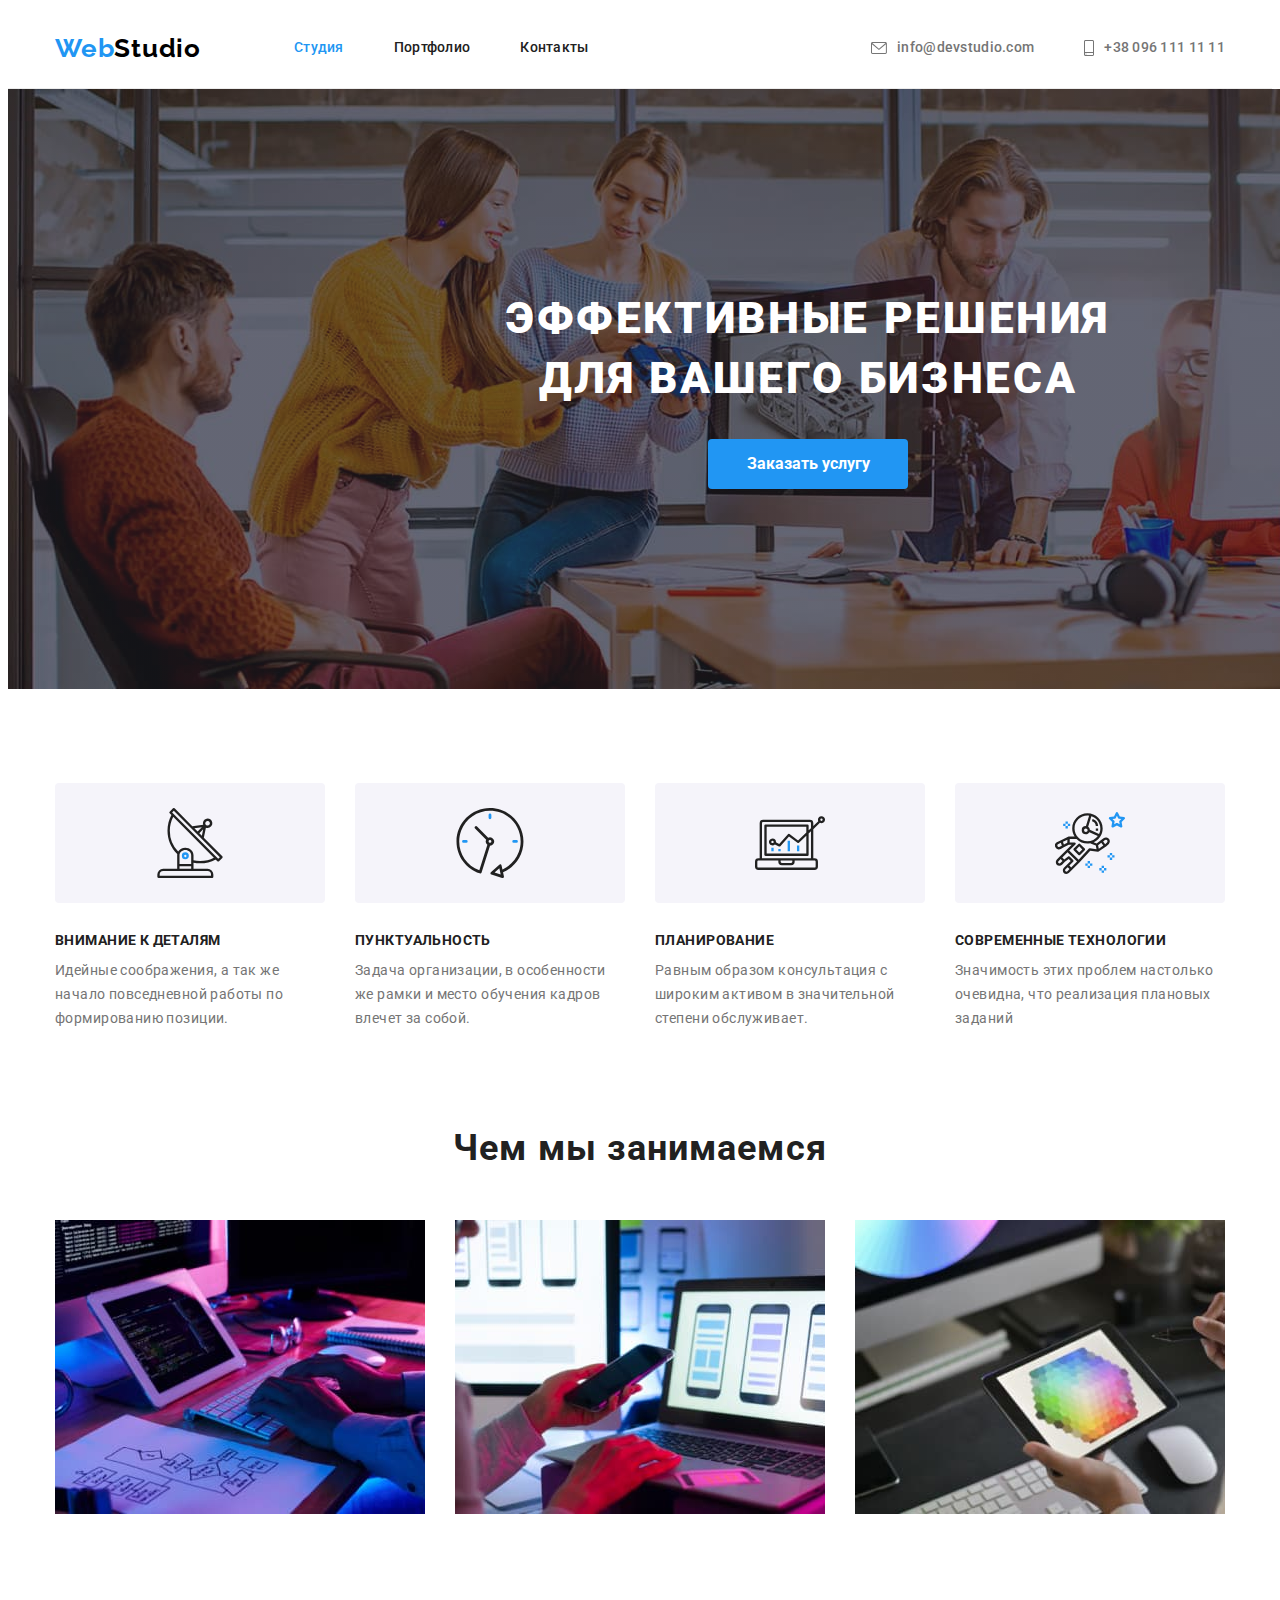
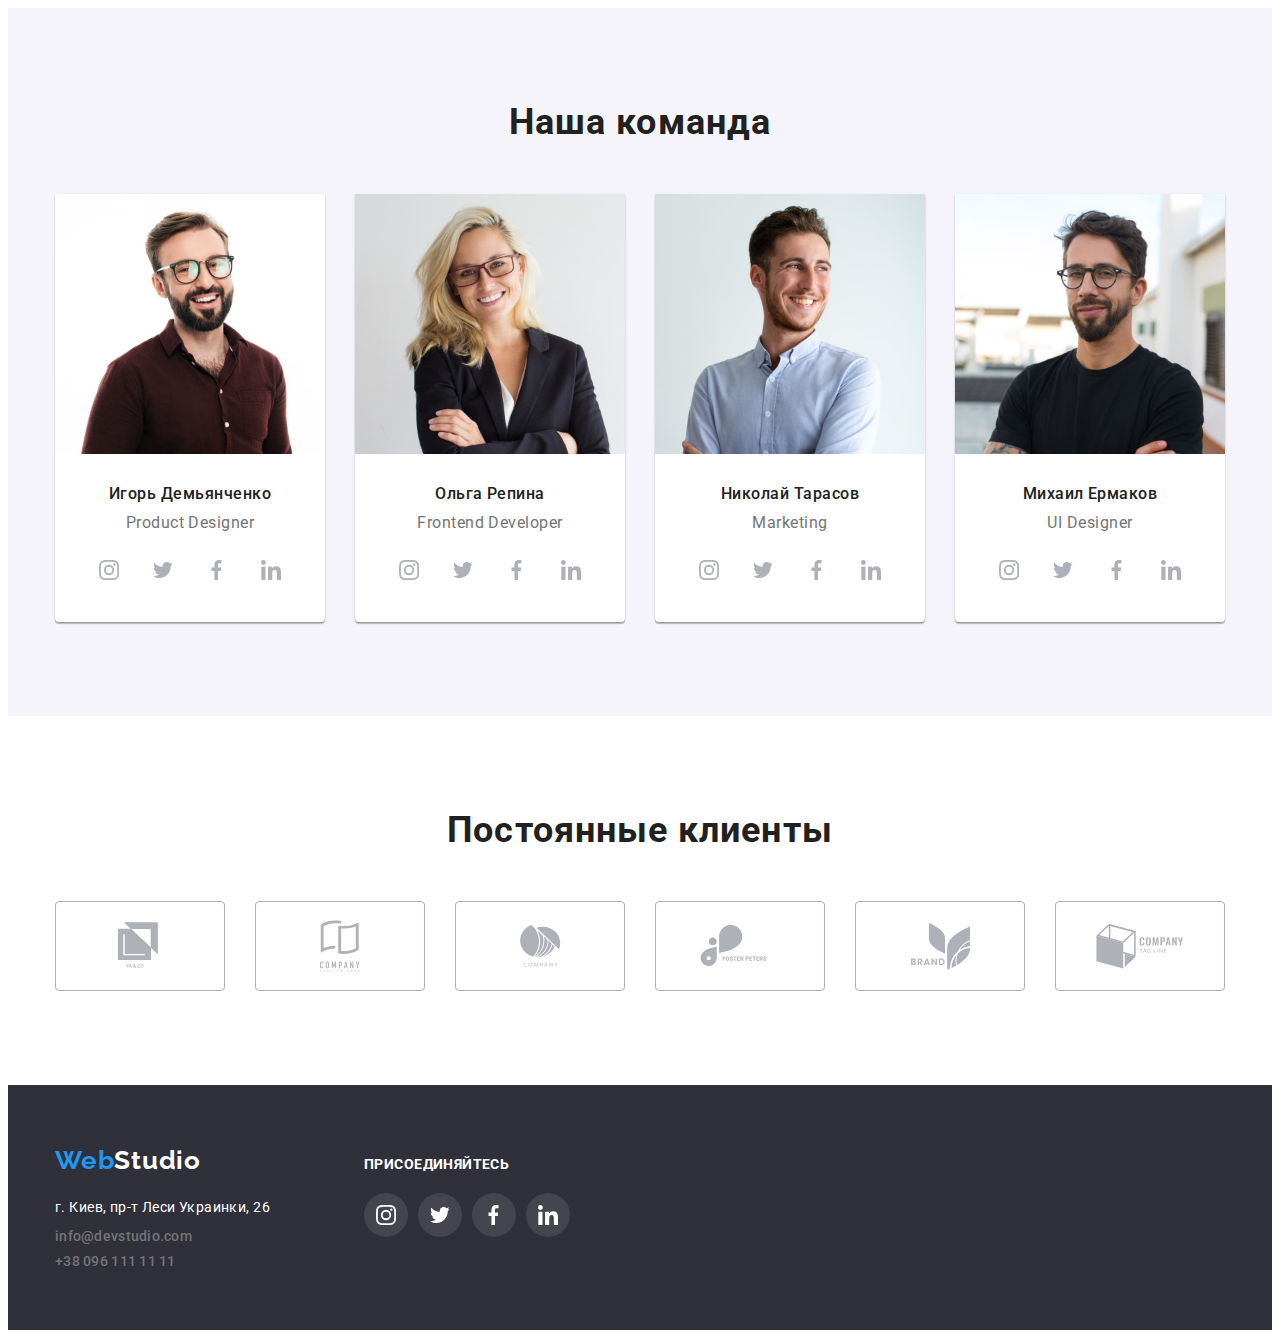
<file: index.html>
<!DOCTYPE html>
<html lang="ru">

<head>
	<meta name="viewport" content="width=device-width, initial-scale=1.0">
	<meta charset="UTF-8">
	<title>Веб студия</title>
	<link rel="stylesheet" href="https://cdnjs.cloudflare.com/ajax/libs/modern-normalize/1.0.0/modern-normalize.min.css"
		integrity="sha512-ISS7cAi1PEhQ8jnbJpJZMd29NlhNj4AWYyLOSp2CE/CsHxTCu+r+t0D2yoJudVrd0/8fTVPUVDzY5Tvli75u/g=="
		crossorigin="anonymous" />
	<link rel="preconnect" href="https://fonts.gstatic.com">
	<link
		href="https://fonts.googleapis.com/css2?family=Raleway:wght@700&family=Roboto:wght@400;500;700;900&display=swap"
		rel="stylesheet">
	<link rel="stylesheet" href="./css/style.css">
</head>

<body>
	<!-- ШАПКА САЙТА-->
	<header class="header">
		<div class="container">
			<nav class="menu">
				<a href="#" class="logo">Web<span class="logo-color-black">Studio</span></a>
				<ul class="navigation">
					<li>
						<a class="link current" href="#">Студия</a>
					</li>
					<li>
						<a class="link" href="./pages/portfolio.html">Портфолио</a>
					</li>
					<li>
						<a class="link child-contacts" href="">Контакты</a>
					</li>
				</ul>
			</nav>
			<ul class="margin-contacts">
				<li>
					<a class="contacts" href="mailto:info@devstudio.com">
						<svg class="icon-header" width=16px height=12px>
							<use href="./img/symbol-defs.svg#icon-mailto"></use>
						</svg>
						info@devstudio.com
					</a>
				</li>
				<li>
					<a class="contacts" href="tel:+380961111111">
						<svg class="icon-header" width=10px height=16px>
							<use href="./img/symbol-defs.svg#icon-phone"></use>
						</svg>
						+38 096 111 11 11
					</a>
				</li>
			</ul>
		</div>
	</header>
	<!-- /ШАПКА САЙТА-->
	<!-- БЛОК ГЕРОЙ -->
	<section class="hero">
		<div class="container">
			<h1 class="main-header"> Эффективные решения для вашего бизнеса</h1>
			<button class="button" type="button">Заказать услугу</button>
		</div>
	</section>
	<!-- / БЛОК ГЕРОЙ -->
	<!-- НАШИ ДОСТОИНСТВА-->
	<section class="dignity">
		<div class="container">
			<h2 class="advantage-title">Наши достоинства</h2>
			<ul>
				<li class="dignity-list">
					<div class="icon-dignity">
						<svg width=70px height=70px>
							<use href="./img/symbol-defs.svg#icon-antenna"></use>
						</svg>
					</div>
					<h3 class="advantage">Внимание к деталям</h3>
					<p class="advantage-paragraph">Идейные соображения, а так же начало повседневной работы по
						формированию позиции.
					</p>
				</li>
				<li class="dignity-list">
					<div class="icon-dignity">
						<svg width=70px height=70px>
							<use href="./img/symbol-defs.svg#icon-clock"></use>
						</svg>
					</div>
					<h3 class="advantage">Пунктуальность</h3>
					<p class="advantage-paragraph">Задача организации, в особенности же рамки и место обучения кадров
						влечет за собой.
					</p>
				</li>
				<li class="dignity-list">
					<div class="icon-dignity">
						<svg width=70px height=70px>
							<use href="./img/symbol-defs.svg#icon-computer"></use>
						</svg>
					</div>
					<h3 class="advantage">Планирование</h3>
					<p class="advantage-paragraph">Равным образом консультация с широким активом в значительной степени
						обслуживает.</p>
				</li>
				<li class="dignity-list">
					<div class="icon-dignity">
						<svg width=70px height=70px>
							<use href="./img/symbol-defs.svg#icon-astronaut"></use>
						</svg>
					</div>
					<h3 class="advantage">Современные технологии</h3>
					<p class="advantage-paragraph">Значимость этих проблем настолько очевидна, что реализация плановых
						заданий
					</p>
				</li>
			</ul>
		</div>
	</section>
	<!-- /НАШИ ДОСТОИНСТВА-->
	<!--Что мы делаем-->
	<section class="advantage-list">
		<div class="container">
			<h2 class="second-header">Чем мы занимаемся</h2>
			<ul>
				<li>
					<img src="./img/code-programm.jpg" alt="Написание кода" width="370" height="294">
				</li>
				<li>
					<img src="./img/phone-programm.jpg" alt="Разработка мобильных приложений" width="370" height="294">
				</li>
				<li>
					<img src="./img/web-programm.jpg" alt="Веб дизайнерство" width="370" height="294">
				</li>
			</ul>
		</div>
	</section>
	<!-- /Что мы делаем-->
	<!-- Наша команда-->
	<section class="team-bg">
		<div class="container">
			<h2 class="second-header">Наша команда</h2>
			<ul>
				<li class="worker">
					<img src="./img/Demianchenko.jpg" alt="Игорь Демьянченко" width="270" height="260">
					<div class="person">
						<h3 class="our-team">Игорь Демьянченко</h3>
						<p class="profession">Product Designer</p>
						<ul class="icon-team">
							<li>
								<a class="color-icon" href="">
									<svg width=20px height=20px>
										<use href="./img/symbol-defs.svg#icon-instagram"></use>
									</svg>
								</a>
							</li>
							<li>
								<a class="color-icon" href="">
									<svg width=20px height=20px>
										<use href="./img/symbol-defs.svg#icon-twitter"></use>
									</svg>
								</a>
							</li>
							<li>
								<a class="color-icon" href="">
									<svg width=20px height=20px>
										<use href="./img/symbol-defs.svg#icon-facebook"></use>
									</svg>
								</a>
							</li>
							<li>
								<a class="color-icon" href="">
									<svg width=20px height=20px>
										<use href="./img/symbol-defs.svg#icon-linkedin"></use>
									</svg>
								</a>
							</li>
						</ul>
					</div>
				</li>
				<li class="worker">
					<img src="./img/Repina.jpg" alt="Ольга Репина" width="270" height="260">
					<div class="person">
						<h3 class="our-team">Ольга Репина</h3>
						<p class="profession">Frontend Developer</p>
						<ul class="icon-team">
							<li>
								<a class="color-icon" href="">
									<svg width=20px height=20px>
										<use href="./img/symbol-defs.svg#icon-instagram"></use>
									</svg>
								</a>
							</li>
							<li>
								<a class="color-icon" href="">
									<svg width=20px height=20px>
										<use href="./img/symbol-defs.svg#icon-twitter"></use>
									</svg>
								</a>
							</li>
							<li>
								<a class="color-icon" href="">
									<svg width=20px height=20px>
										<use href="./img/symbol-defs.svg#icon-facebook"></use>
									</svg>
								</a>
							</li>
							<li>
								<a class="color-icon" href="">
									<svg width=20px height=20px>
										<use href="./img/symbol-defs.svg#icon-linkedin"></use>
									</svg>
								</a>
							</li>
						</ul>
					</div>
				</li>
				<li class="worker">
					<img src="./img/Tarasov.jpg" alt="Николай Тарасов" width="270" height="260">
					<div class="person">
						<h3 class="our-team">Николай Тарасов</h3>
						<p class="profession">Marketing</p>
						<ul class="icon-team">
							<li>
								<a class="color-icon" href="">
									<svg width=20px height=20px>
										<use href="./img/symbol-defs.svg#icon-instagram"></use>
									</svg>
								</a>
							</li>
							<li>
								<a class="color-icon" href="">
									<svg width=20px height=20px>
										<use href="./img/symbol-defs.svg#icon-twitter"></use>
									</svg>
								</a>
							</li>
							<li>
								<a class="color-icon" href="">
									<svg width=20px height=20px>
										<use href="./img/symbol-defs.svg#icon-facebook"></use>
									</svg>
								</a>
							</li>
							<li>
								<a class="color-icon" href="">
									<svg width=20px height=20px>
										<use href="./img/symbol-defs.svg#icon-linkedin"></use>
									</svg>
								</a>
							</li>
						</ul>
					</div>
				</li>
				<li class="worker">
					<img src="./img/Ermakov.jpg" alt="Михаил Ермаков" width="270" height="260">
					<div class="person">
						<h3 class="our-team">Михаил Ермаков</h3>
						<p class="profession">UI Designer</p>
						<ul class="icon-team">
							<li>
								<a class="color-icon" href="">
									<svg width=20px height=20px>
										<use href="./img/symbol-defs.svg#icon-instagram"></use>
									</svg>
								</a>
							</li>
							<li>
								<a class="color-icon" href="">
									<svg width=20px height=20px>
										<use href="./img/symbol-defs.svg#icon-twitter"></use>
									</svg>
								</a>
							</li>
							<li>
								<a class="color-icon" href="">
									<svg width=20px height=20px>
										<use href="./img/symbol-defs.svg#icon-facebook"></use>
									</svg>
								</a>
							</li>
							<li>
								<a class="color-icon" href="">
									<svg width=20px height=20px>
										<use href="./img/symbol-defs.svg#icon-linkedin"></use>
									</svg>
								</a>
							</li>
						</ul>
					</div>
				</li>
			</ul>
		</div>
	</section>
	<!-- /Наша команда-->
	<!-- Постоянные клиенты -->
	<section class="clients">
		<div class="container">
			<h2 class="second-header">Постоянные клиенты</h2>
			<ul class="icon-clients">
				<li>
					<a class="clients-list" href="">
						<svg width=44px height=49px>
							<use href="./img/symbol-defs.svg#icon-yaco"></use>
						</svg>
					</a>
				</li>
				<li>
					<a class="clients-list" href="">
						<svg width=40px height=52px>
							<use href="./img/symbol-defs.svg#icon-tagline-here"></use>
						</svg>
					</a>
				</li>
				<li>
					<a class="clients-list" href="">
						<svg width=41px height=42px>
							<use href="./img/symbol-defs.svg#icon-company"></use>
						</svg>
					</a>
				</li>
				<li>
					<a class="clients-list" href="">
						<svg width=80px height=42px>
							<use href="./img/symbol-defs.svg#icon-foster-peter"></use>
						</svg>
					</a>
				</li>
				<li>
					<a class="clients-list" href="">
						<svg width=59px height=47px>
							<use href="./img/symbol-defs.svg#icon-brand"></use>
						</svg>
					</a>
				</li>
				<li>
					<a class="clients-list" href="">
						<svg width=88px height=45px>
							<use href="./img/symbol-defs.svg#icon-tag-line"></use>
						</svg>
					</a>
				</li>
			</ul>
		</div>
	</section>
	<!-- /Постоянные клиенты -->
	<!-- Футер-->
	<footer class="footer-bg">
		<div class="container">
			<ul class="container-footer">
				<li>
					<a class="logo" href="#">Web<span class="logo-color-white">Studio</span></a>
					<address class="address">г. Киев, пр-т Леси Украинки, 26</address>
					<ul>
						<li class="margin-mailto">
							<a class="contacts-footer" href="mailto:info@devstudio.com">info@devstudio.com</a>
						</li>
						<li>
							<a class="contacts-footer" href="tel:+380961111111">+38 096 111 11 11</a>
						</li>
					</ul>
				</li>
				<li class="footer-icon">
					<h2 class="connect">ПРИСОЕДИНЯЙТЕСЬ</h2>
					<ul class="icon-team">
						<li>
							<a class="color-icon-ft" href="">
								<svg width=20px height=20px>
									<use href="./img/symbol-defs.svg#icon-instagram"></use>
								</svg>
							</a>
						</li>
						<li>
							<a class="color-icon-ft" href="">
								<svg width=20px height=20px>
									<use href="./img/symbol-defs.svg#icon-twitter"></use>
								</svg>
							</a>
						</li>
						<li>
							<a class="color-icon-ft" href="">
								<svg width=20px height=20px>
									<use href="./img/symbol-defs.svg#icon-facebook"></use>
								</svg>
							</a>
						</li>
						<li>
							<a class="color-icon-ft" href="">
								<svg width=20px height=20px>
									<use href="./img/symbol-defs.svg#icon-linkedin"></use>
								</svg>
							</a>
						</li>
					</ul>

				</li>
			</ul>
		</div>
	</footer>
	<!-- /Футер-->
</body>

</html>
</file>
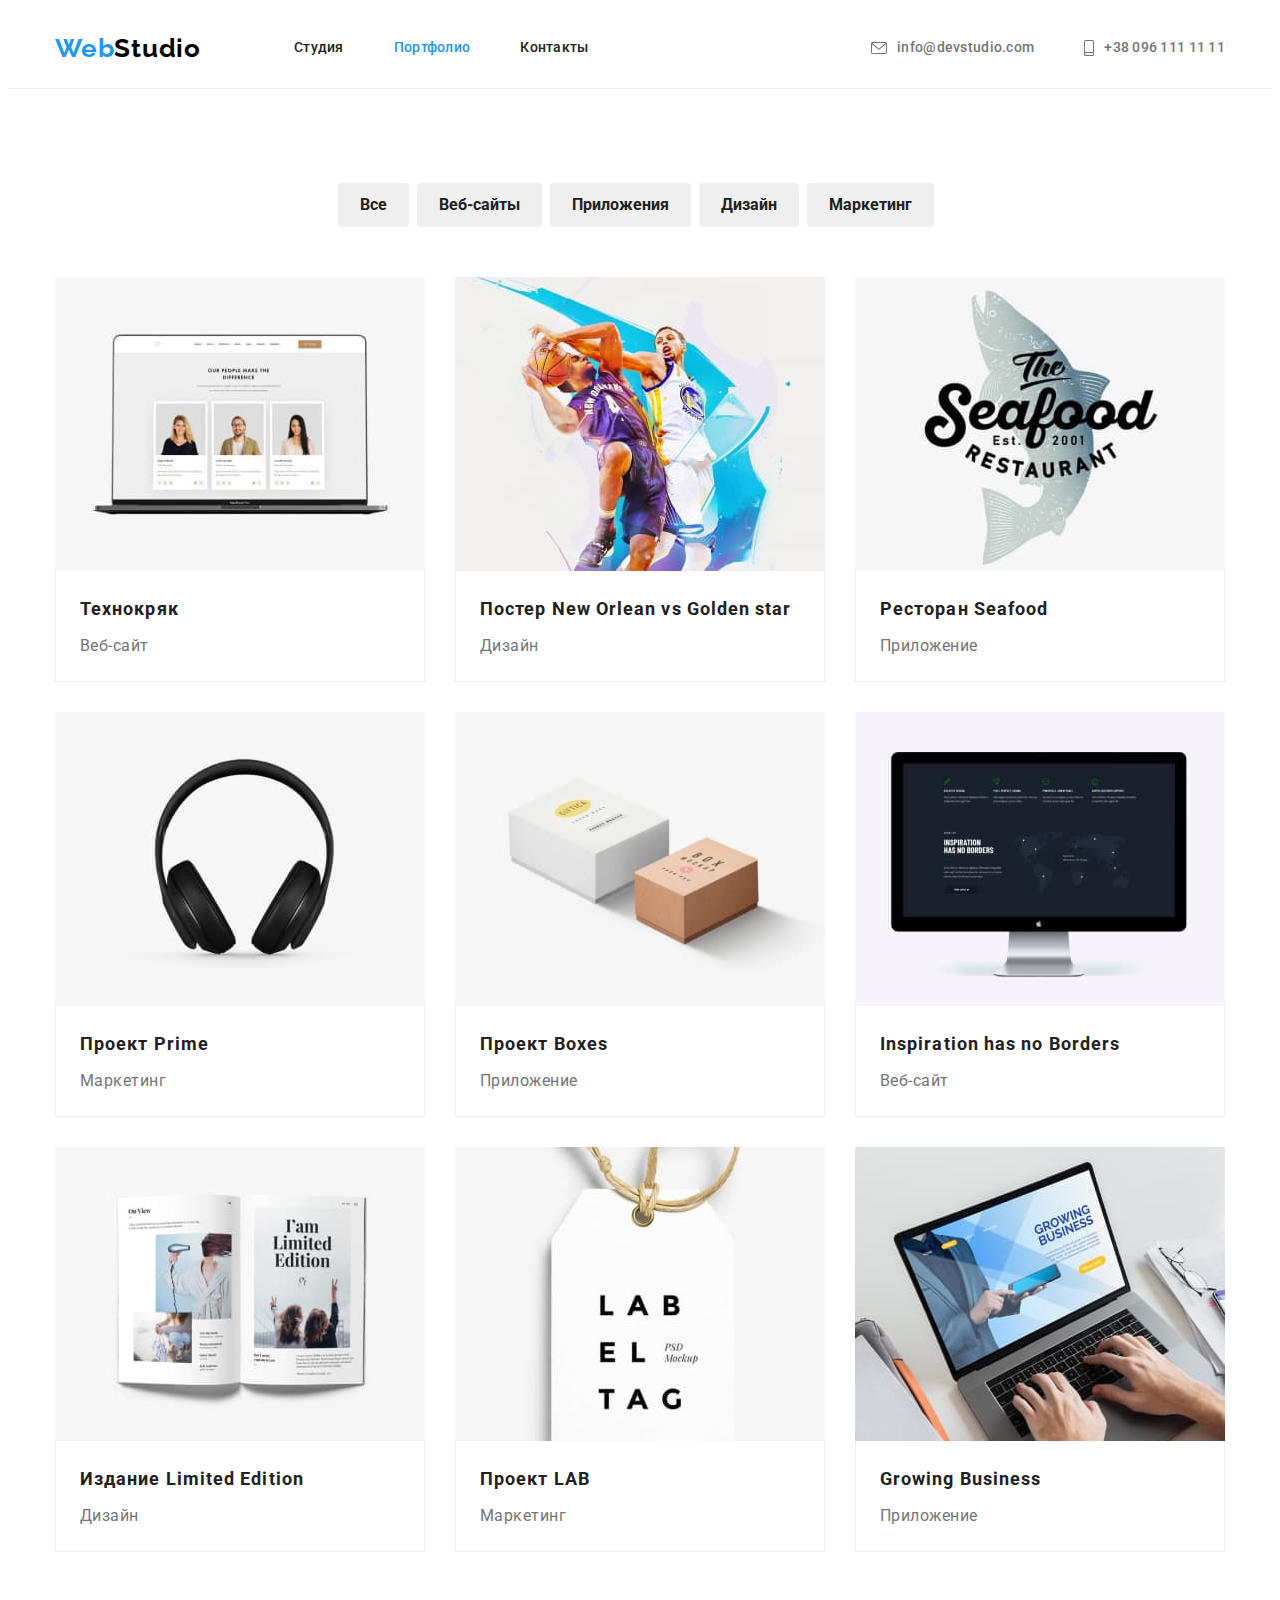
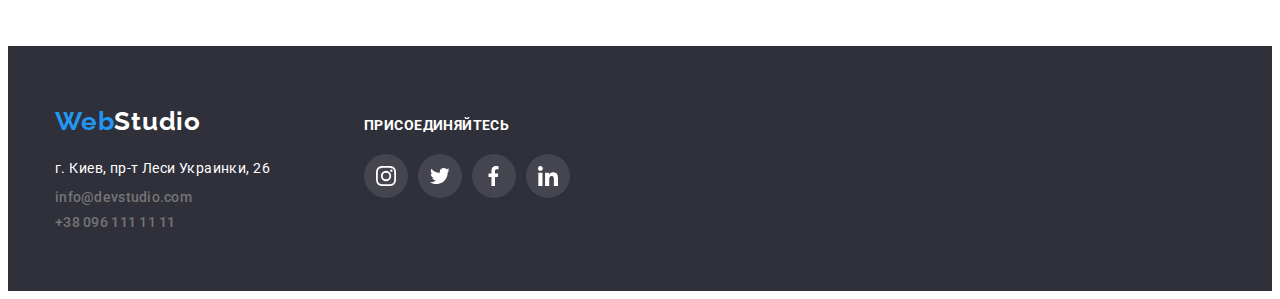
<file: pages/portfolio.html>
<!DOCTYPE html>
<html lang="en">

<head>
	<meta charset="UTF-8">
	<meta name="viewport" content="width=device-width, initial-scale=1.0">
	<title>Document</title>
	<link rel="stylesheet" href="https://cdnjs.cloudflare.com/ajax/libs/modern-normalize/1.0.0/modern-normalize.min.css"
		integrity="sha512-ISS7cAi1PEhQ8jnbJpJZMd29NlhNj4AWYyLOSp2CE/CsHxTCu+r+t0D2yoJudVrd0/8fTVPUVDzY5Tvli75u/g=="
		crossorigin="anonymous" />
	<link rel="preconnect" href="https://fonts.gstatic.com">
	<link
		href="https://fonts.googleapis.com/css2?family=Raleway:wght@700&family=Roboto:wght@400;500;700;900&display=swap"
		rel="stylesheet">
	<link rel="stylesheet" href="../css/style.css">
</head>

<body>
	<!-- ШАПКА САЙТА-->
	<header class="header">
		<div class="container">
			<nav class="menu">
				<a href="#" class="logo">Web<span class="logo-color-black">Studio</span></a>
				<ul class="navigation">
					<li>
						<a class="link" href="../index.html">Студия</a>
					</li>
					<li>
						<a class="link current" href="#">Портфолио</a>
					</li>
					<li>
						<a class="link child-contacts" href="">Контакты</a>
					</li>
				</ul>
			</nav>
			<ul class="margin-contacts">
				<li>
					<a class="contacts" href="mailto:info@devstudio.com">
						<svg class="icon-header" width=16px height=12px>
							<use href="../img/symbol-defs.svg#icon-mailto"></use>
						</svg>
						info@devstudio.com
					</a>
				</li>
				<li>
					<a class="contacts" href="tel:+380961111111">
						<svg class="icon-header" width=10px height=16px>
							<use href="../img/symbol-defs.svg#icon-phone"></use>
						</svg>
						+38 096 111 11 11
					</a>
				</li>
			</ul>
		</div>
		<div></div>
	</header>
	<!-- /ШАПКА САЙТА-->
	<!-- ОСНОВНАЯ ИНФОРМАЦИЯ-->
	<main>
		<section class="main-portfolio">
			<div class="container">
				<h1 class="title-portfolio">Основные наши работы</h1>
				<ul class="batton-list">
					<li><button class="button-portfolio" type="button">Все</button></li>
					<li><button class="button-portfolio" type="button">Веб-сайты</button></li>
					<li><button class="button-portfolio" type="button">Приложения</button></li>
					<li><button class="button-portfolio" type="button">Дизайн</button></li>
					<li><button class="button-portfolio" type="button">Маркетинг</button></li>
				</ul>
				<ul class="container-kards">
					<li class="portfolio-kards">
						<a class="portfolio-shadow" href="">
							<img src="../img/portfolio/tehno.jpg" alt="Технокряк" width="370">
							<div class="main-list">
								<h2 class="activity">Технокряк</h2>
								<p class="activity-prof">Веб-сайт</p>
							</div>
						</a>
					</li>
					<li class="portfolio-kards">
						<a class="portfolio-shadow" href="">
							<img src="../img/portfolio/no-vs-gs.jpg" alt="Постер New Orlean vs Golden star" width="370">
							<div class="main-list">
								<h2 class="activity">Постер New Orlean vs Golden star</h2>
								<p class="activity-prof">Дизайн</p>
							</div>
						</a>
					</li>
					<li class="portfolio-kards">
						<a class="portfolio-shadow" href="">
							<img src="../img/portfolio/seafood.jpg" alt="Ресторан Seafood" width="370">
							<div class="main-list">
								<h2 class="activity">Ресторан Seafood</h2>
								<p class="activity-prof">Приложение</p>
							</div>
						</a>
					</li>
					<li class="portfolio-kards">
						<a class="portfolio-shadow" href="">
							<img src="../img/portfolio/prime.jpg" alt="Проект Prime" width="370">
							<div class="main-list">
								<h2 class="activity">Проект Prime</h2>
								<p class="activity-prof">Маркетинг</p>
							</div>
						</a>
					</li>
					<li class="portfolio-kards">
						<a class="portfolio-shadow" href="">
							<img src="../img/portfolio/boxes.jpg" alt="Проект Boxes" width="370">
							<div class="main-list">
								<h2 class="activity">Проект Boxes</h2>
								<p class="activity-prof">Приложение</p>
							</div>
						</a>
					</li>
					<li class="portfolio-kards">
						<a class="portfolio-shadow" href="">
							<img src="../img/portfolio/ins-borders.jpg" alt="Inspiration has no Borders" width="370">
							<div class="main-list">
								<h2 class="activity">Inspiration has no Borders</h2>
								<p class="activity-prof">Веб-сайт</p>
							</div>
						</a>
					</li>
					<li class="portfolio-kards">
						<a class="portfolio-shadow" href="">
							<img src="../img/portfolio/limited-edition.jpg" alt="Издание Limited Edition" width="370">
							<div class="main-list">
								<h2 class="activity">Издание Limited Edition</h2>
								<p class="activity-prof">Дизайн</p>
							</div>
						</a>
					</li>
					<li class="portfolio-kards">
						<a class="portfolio-shadow" href="">
							<img src="../img/portfolio/lab.jpg" alt="Проект LAB" width="370">
							<div class="main-list">
								<h2 class="activity">Проект LAB</h2>
								<p class="activity-prof">Маркетинг</p>
							</div>
						</a>
					</li>
					<li class="portfolio-kards">
						<a class="portfolio-shadow" href="">
							<img src="../img/portfolio/gr-business.jpg" alt="Growing Business" width="370">
							<div class="main-list">
								<h2 class="activity">Growing Business</h2>
								<p class="activity-prof">Приложение</p>
							</div>
						</a>
					</li>
				</ul>
			</div>
		</section>
	</main>
	<!-- /ОСНОВНАЯ ИНФОРМАЦИЯ-->
	<!-- Футер-->
	<footer class="footer-bg">
		<div class="container">
			<ul class="container-footer">
				<li>
					<a class="logo" href="#">Web<span class="logo-color-white">Studio</span></a>
					<address class="address">г. Киев, пр-т Леси Украинки, 26</address>
					<ul>
						<li class="margin-mailto">
							<a class="contacts-footer" href="mailto:info@devstudio.com">info@devstudio.com</a>
						</li>
						<li>
							<a class="contacts-footer" href="tel:+380961111111">+38 096 111 11 11</a>
						</li>
					</ul>
				</li>
				<li class="footer-icon">
					<h2 class="connect">ПРИСОЕДИНЯЙТЕСЬ</h2>
					<ul class="icon-team">
						<li>
							<a class="color-icon-ft" href="">
								<svg width=20px height=20px>
									<use href="../img/symbol-defs.svg#icon-instagram"></use>
								</svg>
							</a>
						</li>
						<li>
							<a class="color-icon-ft" href="">
								<svg width=20px height=20px>
									<use href="../img/symbol-defs.svg#icon-twitter"></use>
								</svg>
							</a>
						</li>
						<li>
							<a class="color-icon-ft" href="">
								<svg width=20px height=20px>
									<use href="../img/symbol-defs.svg#icon-facebook"></use>
								</svg>
							</a>
						</li>
						<li>
							<a class="color-icon-ft" href="">
								<svg width=20px height=20px>
									<use href="../img/symbol-defs.svg#icon-linkedin"></use>
								</svg>
							</a>
						</li>
					</ul>

				</li>
			</ul>
		</div>
	</footer>
	<!-- /Футер-->

</body>

</html>
</file>
<file: css/style.css>
html {
	box-sizing: border-box;
}
*,
*::before,
::after {
	box-sizing: inherit;
}

:root {
	--main-font-famil: "Roboto", sans-serif;
	--main-text-color: #212121;
	--color-text-h2: #ffffff;
	--color-text-paragraph: #757575;
	--text-button-hover: #ffffff;
	--main-logocolor-text: #2196f3;
	--main-logo-color: #000000;
	--off-logo-color: #ffffff;
	--color-tartet: #2196f3;
	--bg-footer: #2f303a;
	--bg-dutton: #2196f3;
	--color-bg-team-icon: #f5f4fa;
	--color-address: #ffffff;
	--color-icon: #afb1b8;
	--color-icon-contacts: #757575;
}

body {
	font-family: var(--main-font-famil);
	font-size: 14px;
	line-height: 1.14;
	letter-spacing: 0.02em;
}
ul {
	margin: 0;
	padding: 0;
}
li {
	list-style: none;
}
a {
	text-decoration: none;
}
img {
	display: block;
}
.container {
	margin-left: auto;
	margin-right: auto;
	width: 1200px;
	padding-left: 15px;
	padding-right: 15px;
}
.header {
	border-bottom: 1px solid #ececec;
}
/* ШАПКА САЙТА */
header .container {
	display: flex;
	align-items: center;
}
.header .menu {
	display: flex;
	align-items: center;
}
.menu ul {
	display: flex;
	align-items: center;
	justify-content: space-between;
}

.logo {
	display: inline-block;
	font-family: "Raleway", sans-serif;
	font-weight: bold;
	font-size: 26px;
	line-height: 1.19;
	letter-spacing: 0.03em;
	color: var(--main-logocolor-text);
	margin-right: 93px;
}
.logo-color-black {
	color: var(--main-logo-color);
}
.logo-color-white {
	color: var(--off-logo-color);
}

.navigation .link {
	font-weight: 500;
	color: var(--main-text-color);
	padding-top: 32px;
	padding-bottom: 32px;
	display: block;
}
.navigation li {
	margin-right: 50px;
}
.navigation li:last-child {
	margin-right: 0px;
}

.header li:last-child {
	padding-right: 0;
}

.navigation .link:hover,
.navigation .link:focus {
	color: var(--color-tartet);
}
.navigation .current {
	color: var(--color-tartet);
}

.margin-contacts {
	margin: 0;
	display: flex;
	margin-left: auto;
}
.margin-contacts li {
	margin-right: 50px;
	align-items: center;
}
.margin-contacts li:last-child {
	margin-right: 0px;
}

.contacts {
	/* display: inline-block; */
	display: flex;
	align-items: center;
	font-weight: 500;
	color: var(--color-text-paragraph);
	margin: 0;
	padding-top: 32px;
	padding-bottom: 32px;
	fill: var(--color-icon-contacts);
}
.contacts:hover,
.contacts:focus {
	color: var(--color-tartet);
	fill: var(--color-tartet);
}
.icon-header {
	margin-right: 10px;
}

/* /ШАПКА САЙТА */

/* БЛОК ГЕРОЙ */
.hero {
	text-align: center;
	padding-top: 200px;
	padding-bottom: 200px;
	background: #2f303a;
	background-image: linear-gradient(
			rgba(47, 48, 58, 0.4),
			rgba(47, 48, 58, 0.4)
		),
		url("../img/Img-teams.jpg");
	width: 1600px;
	height: 600px;
	margin-right: auto;
	margin-left: auto;
	border: 0px;
}
.hero .container {
	width: 700px;
}

.main-header {
	text-transform: uppercase;
	font-weight: 900;
	font-size: 44px;
	line-height: 1.36;
	letter-spacing: 0.06em;
	color: var(--color-text-h2);
	margin: 0;
	margin-bottom: 30px;
}
.button {
	min-width: 200px;
	padding: 10px 32px;
	font-family: var(--main-font-famil);
	font-weight: 700;
	font-size: 16px;
	line-height: 1.87;
	color: var(--text-button-hover);
	background: var(--bg-dutton);
	border-radius: 4px;
	border: 0;
	cursor: pointer;
}
/* / БЛОК ГЕРОЙ */
/* НАШИ ДОСТОИНСТВА */
.dignity {
	padding-top: 94px;
	padding-bottom: 94px;
}
.dignity ul {
	display: flex;
	justify-content: space-between;
}
.dignity-list {
	display: flex;
	flex-direction: column;
	width: 270px;
	height: 251px;
}
.dignity-list:not(:last-child) {
	margin-right: 30px;
}

.advantage-title {
	margin: 0;
	display: none;
}
.advantage {
	text-transform: uppercase;
	margin: 0;
	margin-bottom: 10px;
	font-family: Roboto;
	font-style: normal;
	font-weight: bold;
	font-size: 14px;
	line-height: 1.14;
	letter-spacing: 0.03em;
	color: var(--main-text-color);
}
.advantage-paragraph {
	font-weight: normal;
	font-size: 14px;
	line-height: 1.71;
	letter-spacing: 0.03em;
	color: var(--color-text-paragraph);
	margin: 0;
}
.icon-dignity {
	height: 120px;
	margin-bottom: 30px;
	background: var(--color-bg-team-icon);
	border-radius: 4px;
	display: flex;
	justify-content: center;
	align-items: center;
}

/* /НАШИ ДОСТОИНСТВА */

/* ЧТО МЫ ДЕЛАЕМ */
.advantage-list {
	padding-bottom: 94px;
}
.advantage-list ul {
	display: flex;
	justify-content: space-between;
}

.second-header {
	text-align: center;
	font-weight: bold;
	font-size: 36px;
	line-height: 1.16;
	letter-spacing: 0.03em;
	color: var(--main-text-color);
	margin: 0;
	margin-bottom: 50px;
}

/* /ЧТО МЫ ДЕЛАЕМ */

/* НАША КОМАНДА */
.team-bg ul {
	display: flex;
	justify-content: space-between;
}
.team-bg {
	background: var(--color-bg-team-icon);
	padding-bottom: 94px;
	padding-top: 94px;
}
.worker {
	width: 270px;
	background: #ffffff;
	border-radius: 0px 0px 4px 4px;
	text-align: center;
	box-shadow: 0px 1px 3px rgba(0, 0, 0, 0.12), 0px 1px 1px rgba(0, 0, 0, 0.14),
		0px 2px 1px rgba(0, 0, 0, 0.2);
}

.person {
	display: flex;
	flex-direction: column;
	padding: 30px 32px;
}

.our-team {
	font-weight: 500;
	font-size: 16px;
	line-height: 1.19;
	letter-spacing: 0.03em;
	color: var(--main-text-color);
	margin: 0;
	margin-bottom: 10px;
}
.profession {
	font-size: 16px;
	line-height: 1.19;
	letter-spacing: 0.03em;
	color: var(--color-text-paragraph);
	margin: 0;
	margin-bottom: 16px;
}

.icon-team {
	width: 206px;
	display: flex;
	align-items: center;
}
.icon-team li {
	display: flex;
	justify-content: center;
	align-items: center;
	margin: 0;
	padding: 0;
	width: 44px;
}
.icon-team li:not(:last-child) {
	margin-right: 10px;
}

.color-icon {
	display: flex;
	justify-content: center;
	align-items: center;
	width: 44px;
	height: 44px;
	fill: var(--color-icon);
}
.color-icon:hover,
.color-icon:focus {
	fill: #ffffff;
	border-radius: 50%;
	background: var(--color-tartet);
}

/* /НАША КОМАНДА */

/* Постоянные клиенты */
.clients {
	padding-bottom: 94px;
	padding-top: 94px;
}
.icon-clients {
	display: flex;
}
.icon-clients li {
	margin-right: 30px;
	width: 170px;
	height: 90px;
}
.icon-clients li:last-child {
	margin-right: 0px;
}

.clients-list {
	display: flex;
	justify-content: center;
	align-items: center;
	fill: var(--color-icon);
	border: 1px solid #afb1b8;
	border-radius: 4px;
	width: 100%;
	height: 100%;
}
.clients-list:focus,
.clients-list:hover {
	fill: var(--color-tartet);
	border: 1px solid var(--color-tartet);
}

/* /Постоянные клиенты */

/* ФУТЕР */

.footer-bg {
	background-color: var(--bg-footer);
	padding-top: 60px;
	padding-bottom: 60px;
}
.footer-bg .logo {
	margin-bottom: 20px;
}
.container-footer {
	display: flex;
	align-items: baseline;
}
.container-footer li {
	margin-right: 70px;
}
.container-footer li:last-child {
	margin-right: 0px;
}

.footer-icon ul {
	display: flex;
}
.address {
	font-weight: normal;
	font-size: 14px;
	line-height: 1.71;
	letter-spacing: 0.03em;
	color: var(--color-address);
	font-style: normal;
	margin-bottom: 9px;
}
.contacts-footer {
	font-weight: 500;
	font-size: 14px;
	line-height: 1.14;
	letter-spacing: 0.02em;
	color: var(--color-text-paragraph);
	margin: 0;
}
.contacts-footer:hover,
.contacts-footer:focus {
	color: var(--color-tartet);
}
.margin-mailto {
	margin-bottom: 9px;
}
.connect {
	font-weight: bold;
	font-size: 14px;
	line-height: 1.14;
	letter-spacing: 0.03em;
	color: var(--color-text-h2);
	margin: 0;
	margin-bottom: 20px;
}
.icon-team li {
	background: rgba(255, 255, 255, 0.1);
	border-radius: 50%;
}
.color-icon-ft {
	display: flex;
	justify-content: center;
	align-items: center;
	width: 44px;
	height: 44px;
	border-radius: 50%;
	fill: #ffffff;
}
.color-icon-ft:hover,
.color-icon-ft:focus {
	fill: #ffffff;
	border-radius: 50%;
	background: var(--color-tartet);
}

/* /ФУТЕР */

/* ПОРТФОЛИО */

.main-portfolio {
	padding: 94px 0;
}
.title-portfolio {
	margin: 0;
	display: none;
}
.container .batton-list {
	display: flex;
	justify-content: center;
}
.container .container-kards {
	display: flex;
	flex-wrap: wrap;
}
.batton-list {
	margin-bottom: 50px;
}
.button-portfolio {
	border: 0;
	display: inline-block;
	border-radius: 4px;
	padding: 6px 22px;
	font-family: var(--main-font-famil);
	font-weight: 700;
	font-size: 16px;
	line-height: 2;
	color: var(--main-text-color);
	cursor: pointer;
}
.batton-list li {
	margin-right: 8px;
}
.button-portfolio:hover,
.button-portfolio:focus {
	color: var(--text-button-hover);
	background: var(--color-tartet);
	box-shadow: 0px 3px 1px rgba(0, 0, 0, 0.1), 0px 1px 2px rgba(0, 0, 0, 0.08),
		0px 2px 2px rgba(0, 0, 0, 0.12);
	border: 0;
}
.container-kards li {
	width: 370px;
	margin-right: 30px;
	margin-bottom: 30px;
}

.portfolio-kards:nth-child(3n + 3) {
	margin-right: 0;
}
.portfolio-kards:nth-last-child(-n + 3) {
	margin-bottom: 0;
}

.container-kards li:nth-last-child(-n + 3) {
	margin-bottom: 0px;
}

.main-list {
	padding: 20px 24px;
	border-right: 1px solid #eeeeee;
	border-bottom: 1px solid #eeeeee;
	border-left: 1px solid #eeeeee;
}
.portfolio-shadow {
	display: block;
}

.portfolio-shadow:focus,
.portfolio-shadow:hover {
	box-shadow: 0px 1px 1px rgba(0, 0, 0, 0.12), 0px 4px 4px rgba(0, 0, 0, 0.06),
		1px 4px 6px rgba(0, 0, 0, 0.16);
}

.activity {
	font-weight: bold;
	font-size: 18px;
	line-height: 2;
	letter-spacing: 0.06em;
	color: var(--main-text-color);
	margin: 0;
	margin-bottom: 4px;
}
.activity-prof {
	margin: 0;
	font-weight: normal;
	font-size: 16px;
	line-height: 1.87;
	letter-spacing: 0.03em;
	color: var(--color-text-paragraph);
}
</file>
